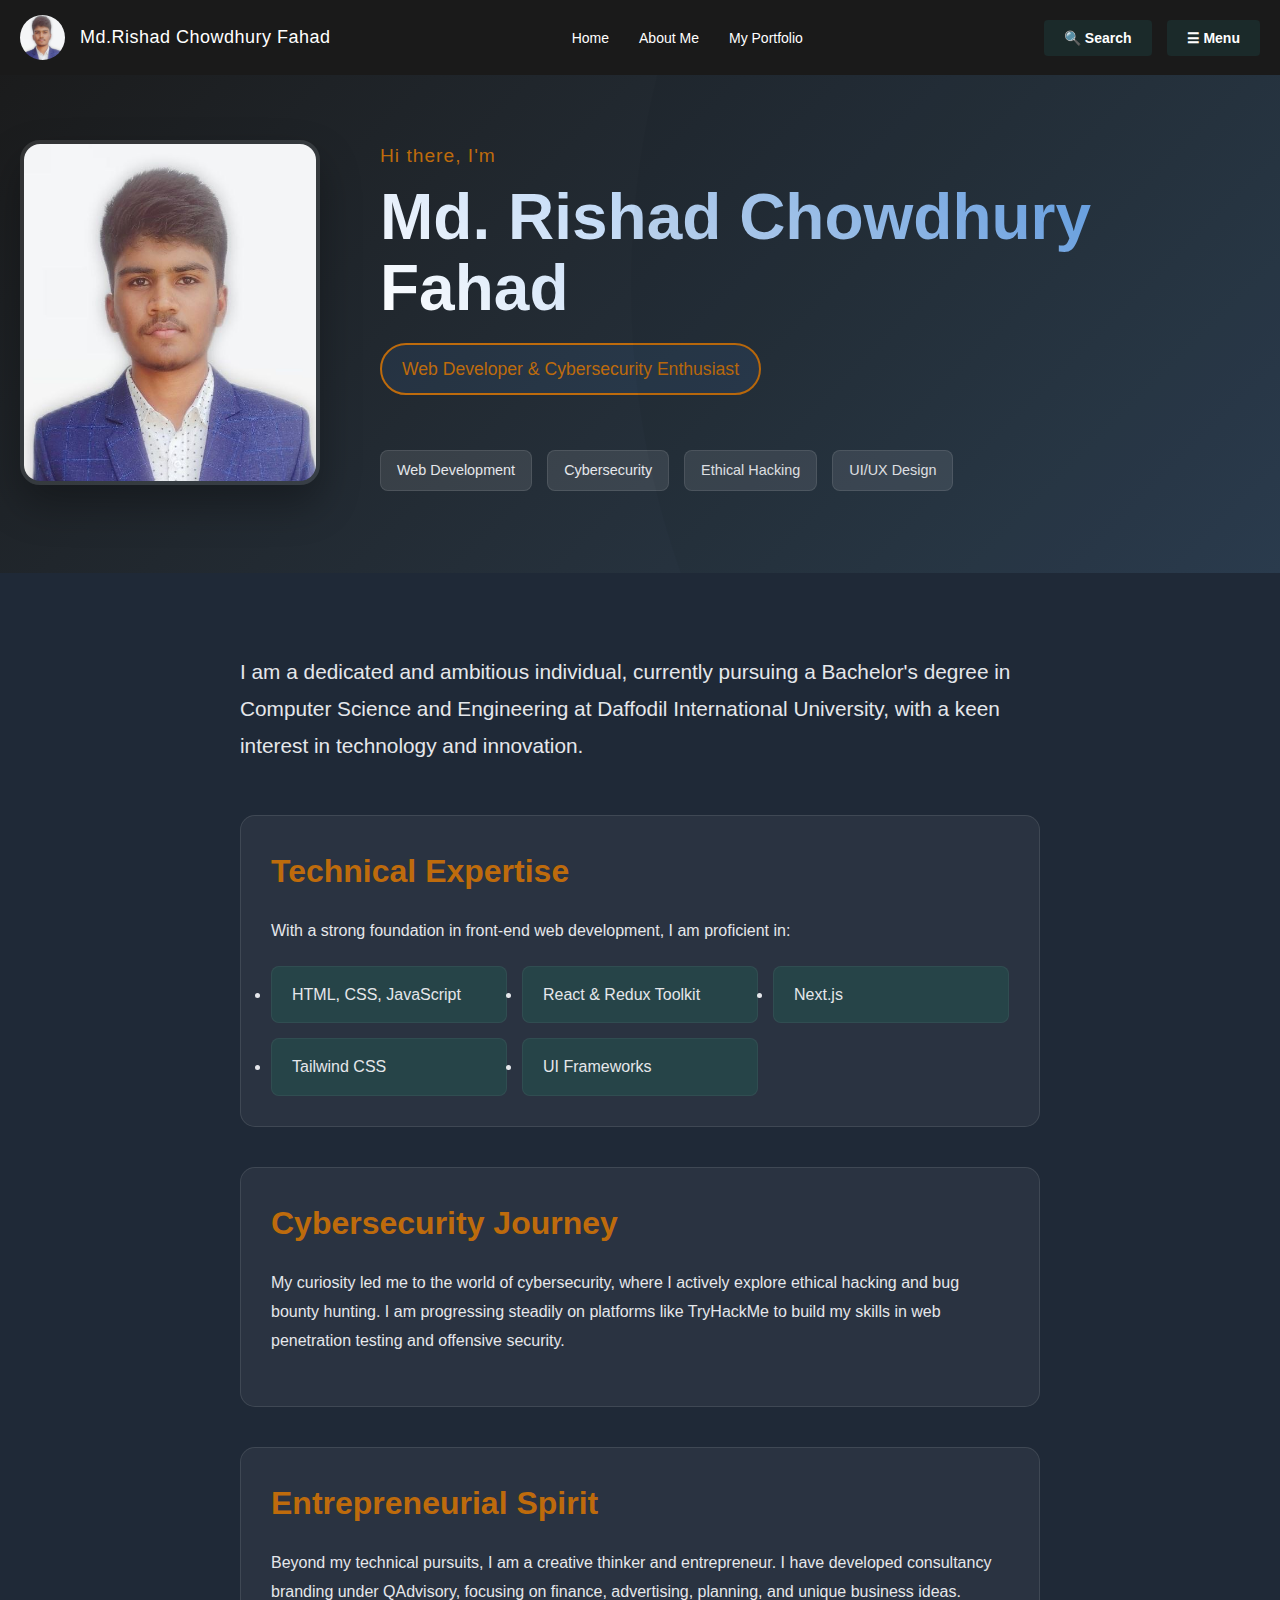
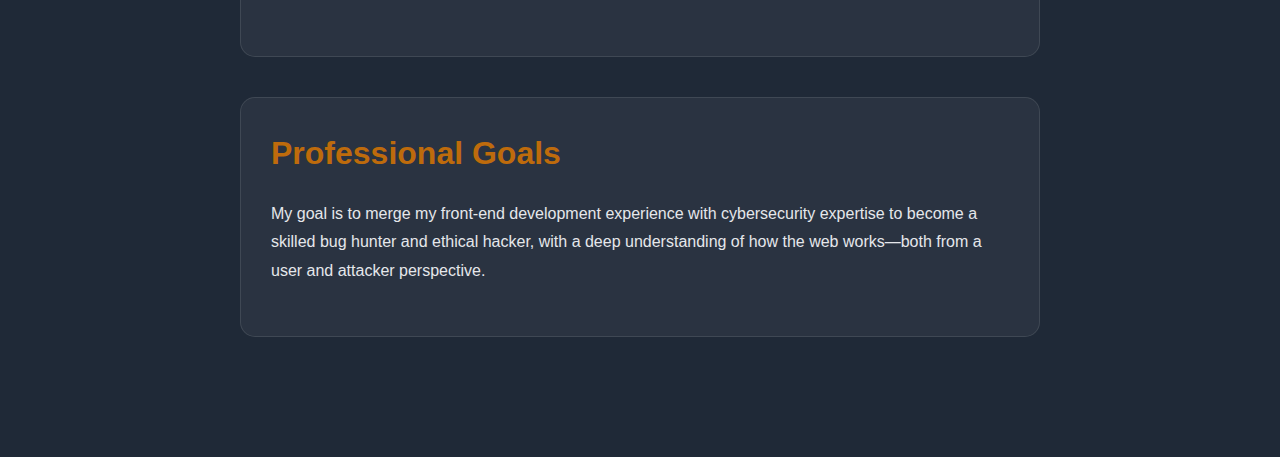
<file: index.html>
<!DOCTYPE html>
<html lang="en">
<head>
    <meta charset="UTF-8">
    <meta name="viewport" content="width=device-width, initial-scale=1.0">
    <title>About -Md.Rishad Chowdhury Fahad</title>
    <link rel="stylesheet" href="index.css">
</head>
<body>
    <!-- Header Section -->
    <header class="header">
        <div class="container">
            <div class="logo">
                <img src="./rccf.jpg" alt="Fahad" class="logo-img">
                <span class="name">Md.Rishad Chowdhury Fahad</span>
            </div>
            <nav class="header-nav">
                <ul class="nav-menu">
                    <li><a href="home.html">Home</a></li>
                    <li><a href="index.html">About Me</a></li>
                    <li><a href="portfolio.html">My Portfolio</a></li>
                </ul>
            </nav>
            <div class="header-right">
                <button class="search-btn">🔍 Search</button>
                <button class="menu-btn">☰ Menu</button>
            </div>
        </div>
    </header>

    <!-- About Section -->
    <section class="about-hero">
        <div class="container">
            <div class="about-grid">
                <div class="about-image">
                    <img src="./rccf.jpg" alt="Fahad" class="profile-img">
                </div>
                <div class="about-content">
                    <div class="title-wrapper">
                        <span class="greeting">Hi there, I'm</span>
                        <h1 class="title">Md. Rishad Chowdhury Fahad</h1>
                        <div class="role-badge">Web Developer & Cybersecurity Enthusiast</div>
                    </div>
                    <div class="specialties">
                        <span class="specialty-tag">Web Development</span>
                        <span class="specialty-tag">Cybersecurity</span>
                        <span class="specialty-tag">Ethical Hacking</span>
                        <span class="specialty-tag">UI/UX Design</span>
                    </div>
                </div>
            </div>
        </div>
    </section>

    <section class="about-details">
        <div class="container">
            <div class="about-text">
                <p class="intro">I am a dedicated and ambitious individual, currently pursuing a Bachelor's degree in Computer Science and Engineering at Daffodil International University, with a keen interest in technology and innovation.</p>
                
                <div class="section-block">
                    <h2>Technical Expertise</h2>
                    <p>With a strong foundation in front-end web development, I am proficient in:</p>
                    <ul class="skills-list">
                        <li>HTML, CSS, JavaScript</li>
                        <li>React & Redux Toolkit</li>
                        <li>Next.js</li>
                        <li>Tailwind CSS</li>
                        <li>UI Frameworks</li>
                    </ul>
                </div>

                <div class="section-block">
                    <h2>Cybersecurity Journey</h2>
                    <p>My curiosity led me to the world of cybersecurity, where I actively explore ethical hacking and bug bounty hunting. I am progressing steadily on platforms like TryHackMe to build my skills in web penetration testing and offensive security.</p>
                </div>

                <div class="section-block">
                    <h2>Entrepreneurial Spirit</h2>
                    <p>Beyond my technical pursuits, I am a creative thinker and entrepreneur. I have developed consultancy branding under QAdvisory, focusing on finance, advertising, planning, and unique business ideas.</p>
                </div>

                <div class="section-block">
                    <h2>Professional Goals</h2>
                    <p>My goal is to merge my front-end development experience with cybersecurity expertise to become a skilled bug hunter and ethical hacker, with a deep understanding of how the web works—both from a user and attacker perspective.</p>
                </div>
            </div>
        </div>
    </section>
</body>
</html>
</file>
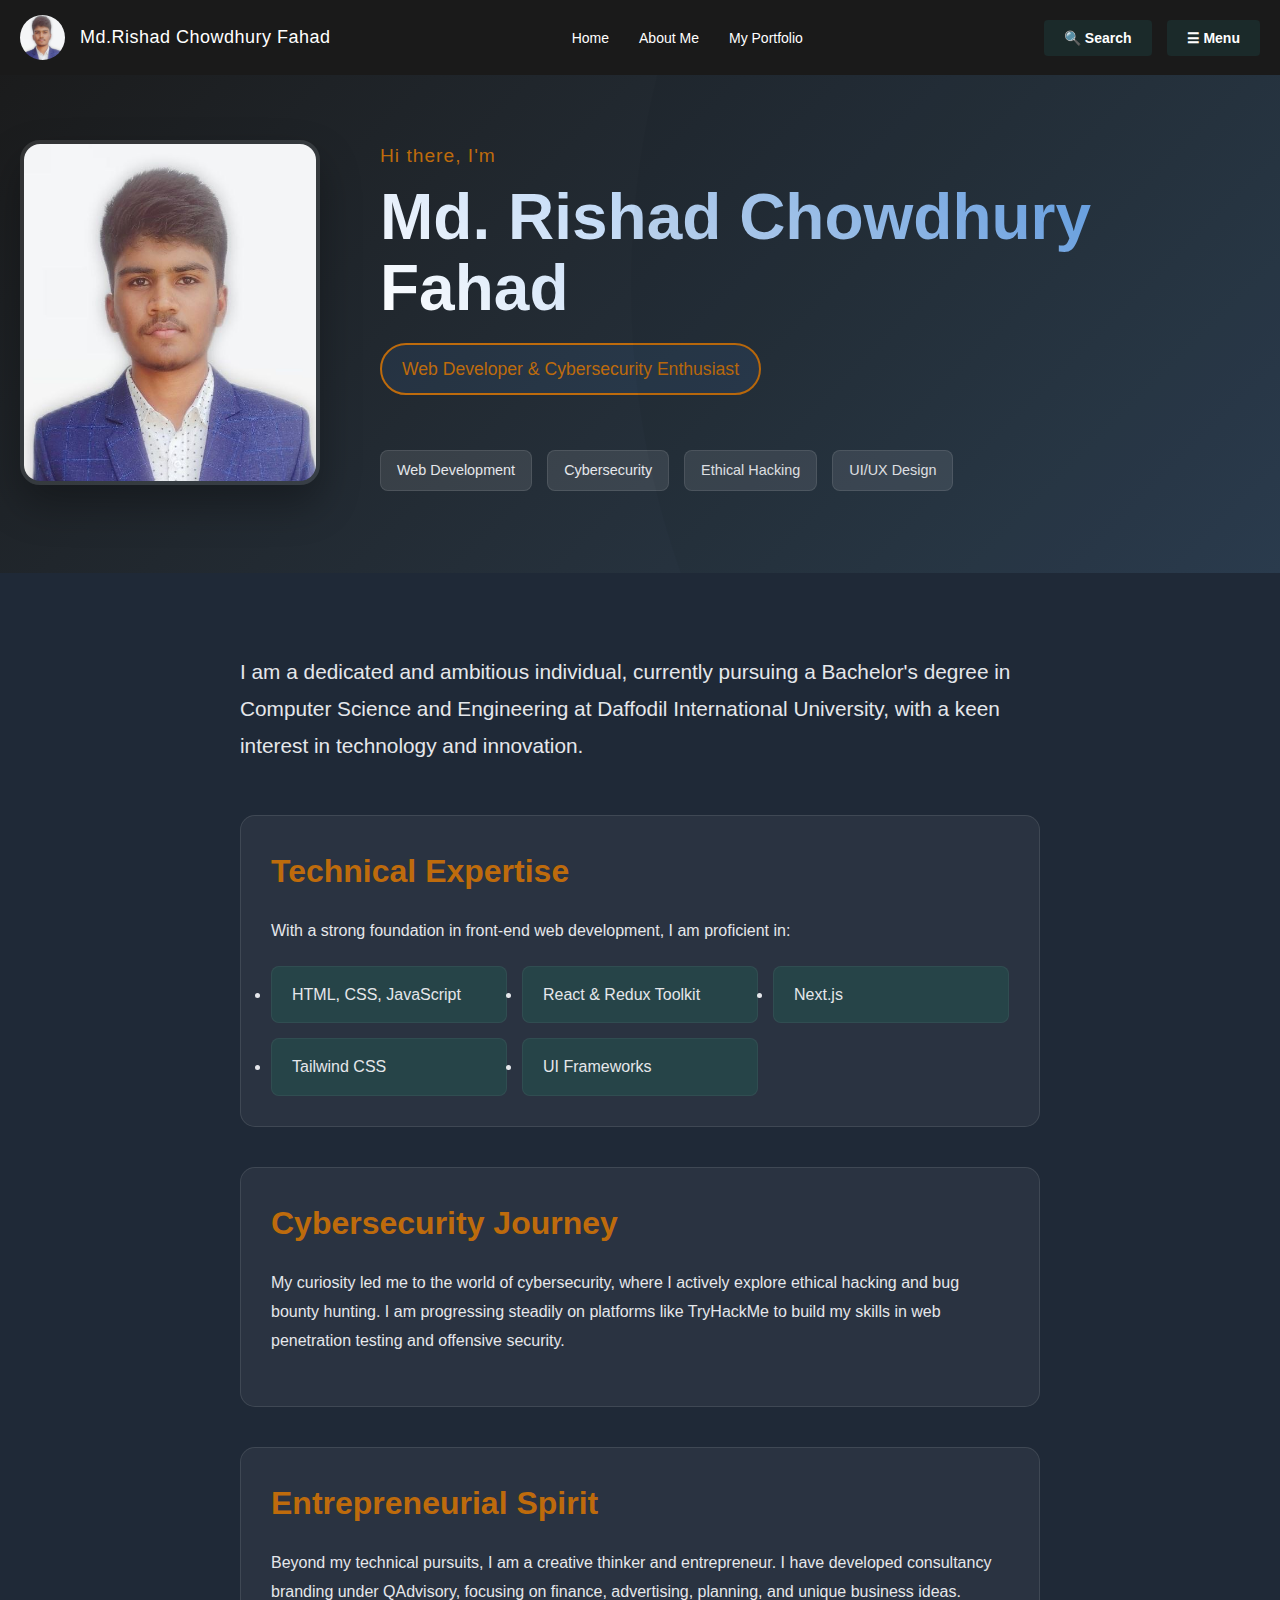
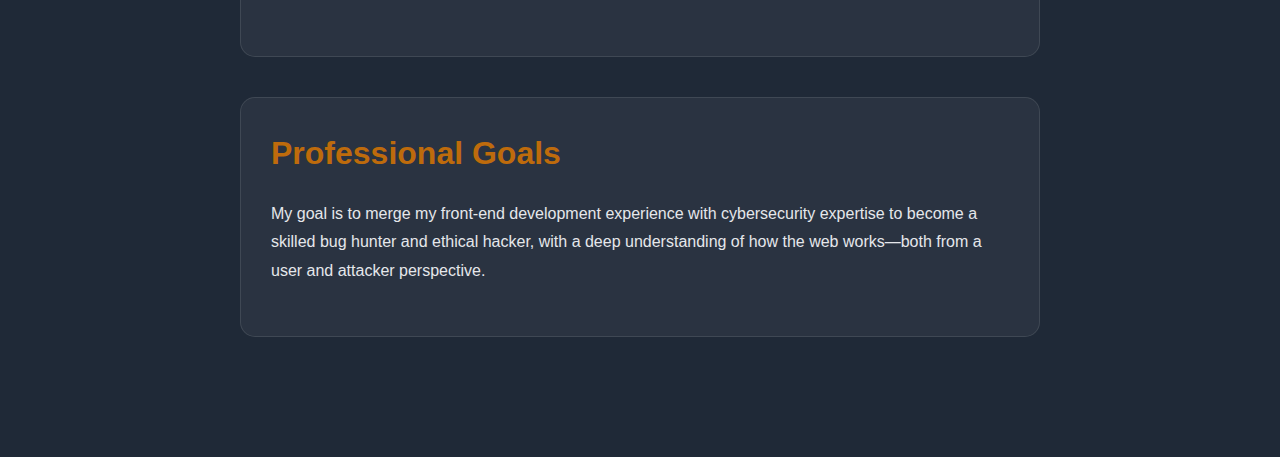
<file: about.html>
<!DOCTYPE html>
<html lang="en">
<head>
    <meta charset="UTF-8">
    <meta name="viewport" content="width=device-width, initial-scale=1.0">
    <title>About -Md.Rishad Chowdhury Fahad</title>
    <link rel="stylesheet" href="about.css">
</head>
<body>
    <!-- Header Section -->
    <header class="header">
        <div class="container">
            <div class="logo">
                <img src="./rccf.jpg" alt="Fahad" class="logo-img">
                <span class="name">Md.Rishad Chowdhury Fahad</span>
            </div>
            <nav class="header-nav">
                <ul class="nav-menu">
                    <li><a href="home.html">Home</a></li>
                    <li><a href="about.html">About Me</a></li>
                    <li><a href="#portfolio">My Portfolio</a></li>
                </ul>
            </nav>
            <div class="header-right">
                <button class="search-btn">🔍 Search</button>
                <button class="menu-btn">☰ Menu</button>
            </div>
        </div>
    </header>

    <!-- About Section -->
    <section class="about-hero">
        <div class="container">
            <div class="about-grid">
                <div class="about-image">
                    <img src="./rccf.jpg" alt="Fahad" class="profile-img">
                </div>
                <div class="about-content">
                    <div class="title-wrapper">
                        <span class="greeting">Hi there, I'm</span>
                        <h1 class="title">Md. Rishad Chowdhury Fahad</h1>
                        <div class="role-badge">Web Developer & Cybersecurity Enthusiast</div>
                    </div>
                    <div class="specialties">
                        <span class="specialty-tag">Web Development</span>
                        <span class="specialty-tag">Cybersecurity</span>
                        <span class="specialty-tag">Ethical Hacking</span>
                        <span class="specialty-tag">UI/UX Design</span>
                    </div>
                </div>
            </div>
        </div>
    </section>

    <section class="about-details">
        <div class="container">
            <div class="about-text">
                <p class="intro">I am a dedicated and ambitious individual, currently pursuing a Bachelor's degree in Computer Science and Engineering at Daffodil International University, with a keen interest in technology and innovation.</p>
                
                <div class="section-block">
                    <h2>Technical Expertise</h2>
                    <p>With a strong foundation in front-end web development, I am proficient in:</p>
                    <ul class="skills-list">
                        <li>HTML, CSS, JavaScript</li>
                        <li>React & Redux Toolkit</li>
                        <li>Next.js</li>
                        <li>Tailwind CSS</li>
                        <li>UI Frameworks</li>
                    </ul>
                </div>

                <div class="section-block">
                    <h2>Cybersecurity Journey</h2>
                    <p>My curiosity led me to the world of cybersecurity, where I actively explore ethical hacking and bug bounty hunting. I am progressing steadily on platforms like TryHackMe to build my skills in web penetration testing and offensive security.</p>
                </div>

                <div class="section-block">
                    <h2>Entrepreneurial Spirit</h2>
                    <p>Beyond my technical pursuits, I am a creative thinker and entrepreneur. I have developed consultancy branding under QAdvisory, focusing on finance, advertising, planning, and unique business ideas.</p>
                </div>

                <div class="section-block">
                    <h2>Professional Goals</h2>
                    <p>My goal is to merge my front-end development experience with cybersecurity expertise to become a skilled bug hunter and ethical hacker, with a deep understanding of how the web works—both from a user and attacker perspective.</p>
                </div>
            </div>
        </div>
    </section>
</body>
</html>
</file>
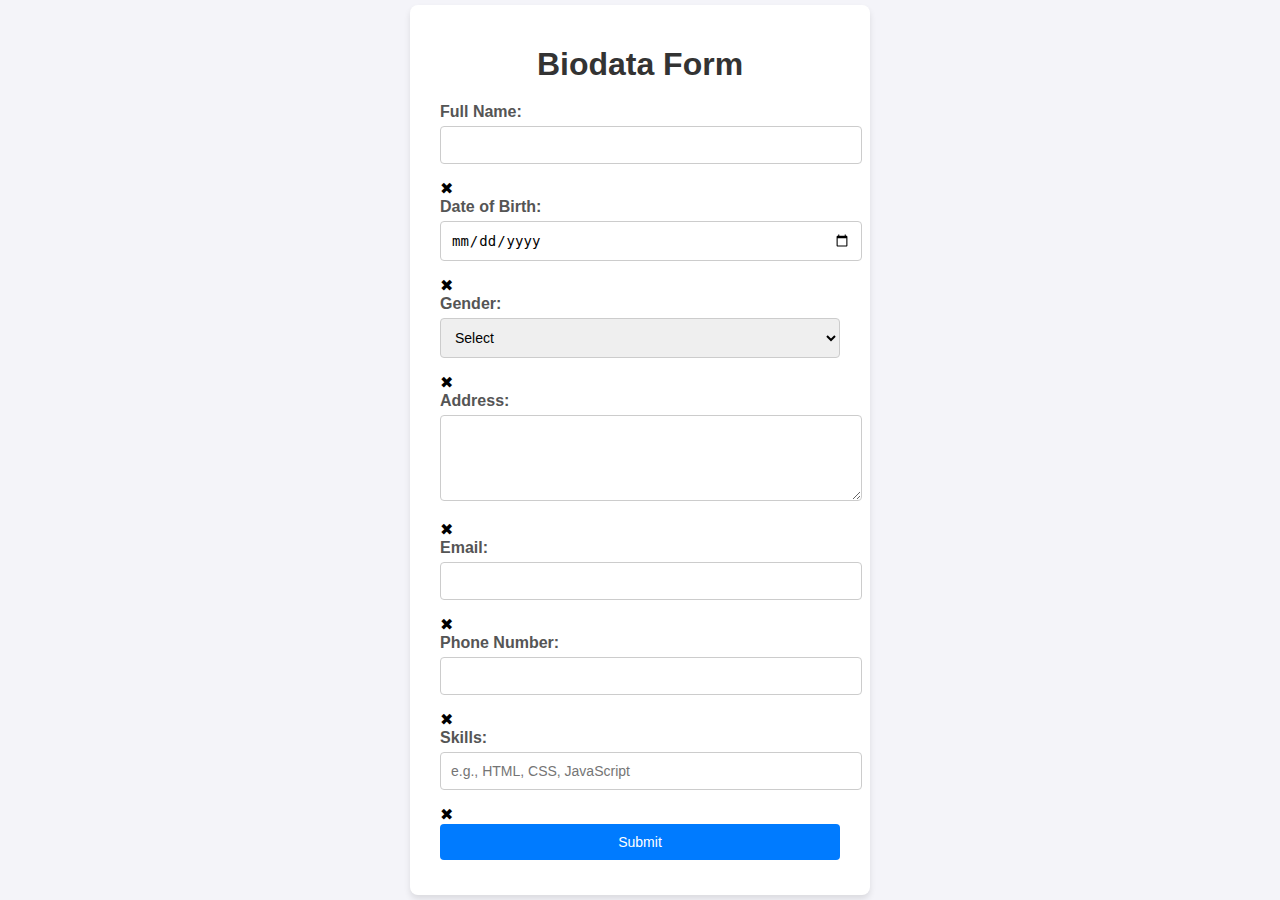
<file: biodata.html>
<!DOCTYPE html>
<html lang="en">
<head>
  <meta charset="UTF-8">
  <meta name="viewport" content="width=device-width, initial-scale=1.0">
  <title>Biodata Form</title>
  <link rel="stylesheet" href="./biodata.css">
</head>
<body>
  <div class="form-container">
    <h1>Biodata Form</h1>
    <form id="biodataForm" action="#" method="post" novalidate>
      <div class="form-group">
        <label for="name">Full Name:</label>
        <input type="text" id="name" name="name" required>
        <span class="status-icon">✖</span>
      </div>

      <div class="form-group">
        <label for="dob">Date of Birth:</label>
        <input type="date" id="dob" name="dob" required>
        <span class="status-icon">✖</span>
      </div>

      <div class="form-group">
        <label for="gender">Gender:</label>
        <select id="gender" name="gender" required>
          <option value="">Select</option>
          <option value="male">Male</option>
          <option value="female">Female</option>
          <option value="other">Other</option>
        </select>
        <span class="status-icon">✖</span>
      </div>

      <div class="form-group">
        <label for="address">Address:</label>
        <textarea id="address" name="address" rows="4" required></textarea>
        <span class="status-icon">✖</span>
      </div>

      <div class="form-group">
        <label for="email">Email:</label>
        <input type="email" id="email" name="email" required>
        <span class="status-icon">✖</span>
      </div>

      <div class="form-group">
        <label for="phone">Phone Number:</label>
        <input type="tel" id="phone" name="phone" required>
        <span class="status-icon">✖</span>
      </div>

      <div class="form-group">
        <label for="skills">Skills:</label>
        <input type="text" id="skills" name="skills" placeholder="e.g., HTML, CSS, JavaScript">
        <span class="status-icon">✖</span>
      </div>

      <button type="submit">Submit</button>
    </form>
  </div>
  <script src="./biodata.js"></script>
</body>
</html>
</file>
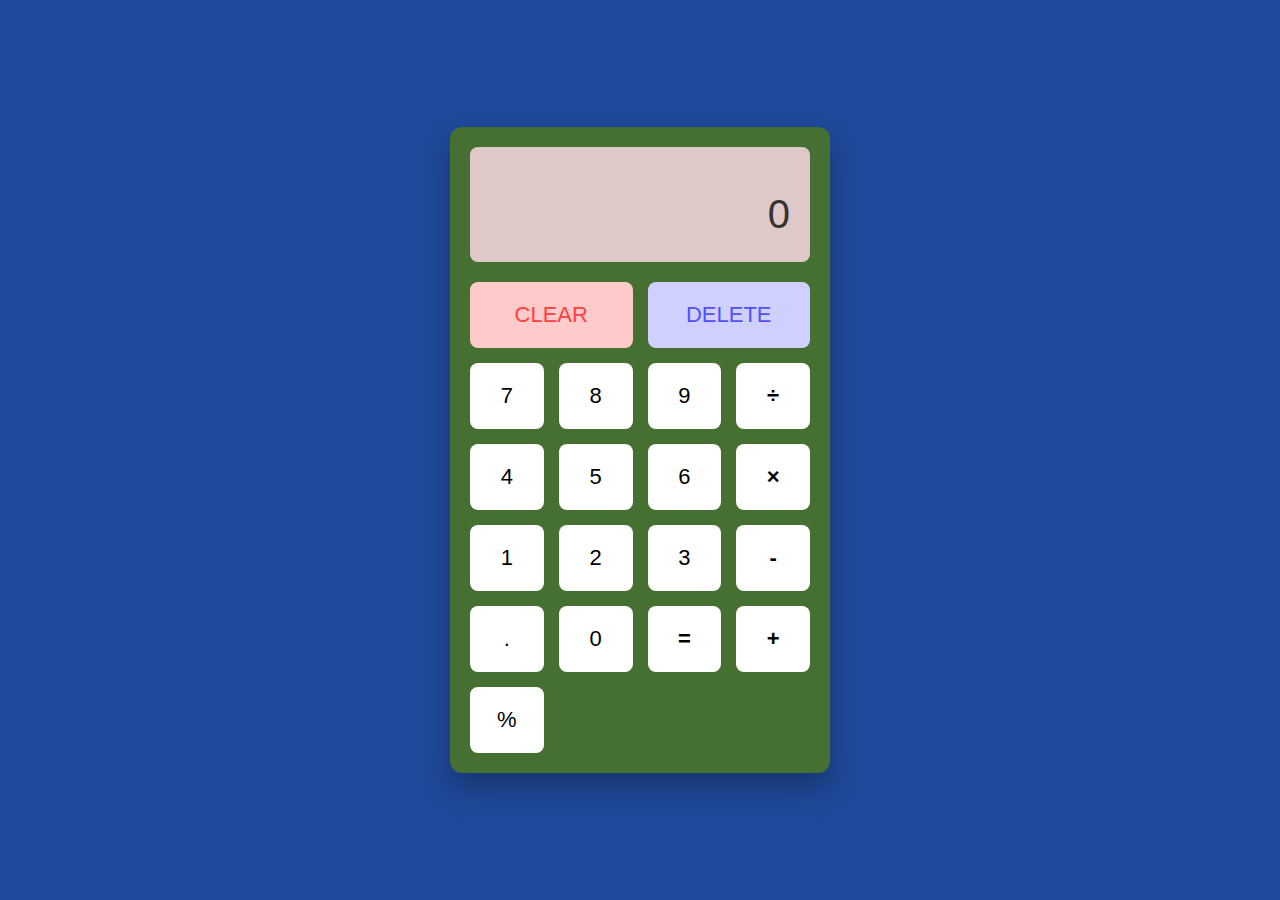
<file: calculator.html>
<!DOCTYPE html>
<html lang="en">
<head>
    <meta charset="UTF-8">
    <meta name="viewport" content="width=device-width, initial-scale=1.0">
    <title>Calculator</title>
    <style>
        * {
            margin: 0;
            padding: 0;
            box-sizing: border-box;
            font-family: 'Arial', sans-serif;
        }
        
        body {
            display: flex;
            justify-content: center;
            align-items: center;
            min-height: 100vh;
            background-color: #1f4a9b;
        }
        
        .calculator {
            width: 380px; 
            background-color: #457031;
            border-radius: 12px;
            padding: 20px;
            box-shadow: 0 15px 30px rgba(0, 0, 0, 0.3);
        }
        
        .display {
            background-color: #dfc8c8;
            border-radius: 8px;
            padding: 20px; 
            margin-bottom: 20px; 
            text-align: right;
            min-height: 100px; 
            display: flex;
            flex-direction: column;
            justify-content: space-between;
        }
        
        .previous-operand {
            color: #777;
            font-size: 18px; 
            min-height: 25px; 
        }
        
        .current-operand {
            color: #333;
            font-size: 40px; 
            min-height: 50px; 
        }
        
        .buttons {
            display: grid;
            grid-template-columns: repeat(4, 1fr);
            grid-gap: 15px; 
        }
        
        button {
            border: none;
            outline: none;
            padding: 20px 10px;
            font-size: 22px; 
            border-radius: 8px;
            cursor: pointer;
            transition: all 0.2s;
        }
        
        button:active {
            transform: scale(0.95);
        }
        
        .digit, .operation, .equal, .decimal, .percent {
            background-color: white;
        }
        
        .digit:hover, .operation:hover, .equal:hover, .decimal:hover, .percent:hover {
            background-color: #bd722c; 
        }
        
        .operation, .equal {
            font-weight: bold;
        }
        
        .special {
            grid-column: span 2;
        }
        
        .clear {
            background-color: #ffcaca;
            color: #ff4040;
        }
        
        .clear:hover {
            background-color: #ffb0b0;
        }
        
        .delete {
            background-color: #d0d0ff;
            color: #5050ff;
        }
        
        .delete:hover {
            background-color: #b8b8ff;
        }
    </style>
</head>
<body>
    <div class="calculator">
        <div class="display">
            <div class="previous-operand"></div>
            <div class="current-operand">0</div>
        </div>
        <div class="buttons">
            <button class="clear special">CLEAR</button>
            <button class="delete special">DELETE</button>
            
            <button class="digit">7</button>
            <button class="digit">8</button>
            <button class="digit">9</button>
            <button class="operation">÷</button>
            
            <button class="digit">4</button>
            <button class="digit">5</button>
            <button class="digit">6</button>
            <button class="operation">×</button>
            
            <button class="digit">1</button>
            <button class="digit">2</button>
            <button class="digit">3</button>
            <button class="operation">-</button>
            
            <button class="decimal">.</button>
            <button class="digit">0</button>
            <button class="equal">=</button>
            <button class="operation">+</button>
            <button class="percent">%</button>
        </div>
    </div>
    
    <script>
        // Calculator functionality
        class Calculator {
            constructor(previousOperandElement, currentOperandElement) {
                this.previousOperandElement = previousOperandElement;
                this.currentOperandElement = currentOperandElement;
                this.clear();
            }
            
            clear() {
                this.currentOperand = '0';
                this.previousOperand = '';
                this.operation = undefined;
            }
            
            delete() {
                this.currentOperand = this.currentOperand.toString().slice(0, -1);
                if (this.currentOperand === '') {
                    this.currentOperand = '0';
                }
            }
            
            appendNumber(number) {
                if (number === '.' && this.currentOperand.includes('.')) return;
                if (this.currentOperand === '0' && number !== '.') {
                    this.currentOperand = number;
                } else {
                    this.currentOperand = this.currentOperand.toString() + number.toString();
                }
            }
            
            chooseOperation(operation) {
                if (this.currentOperand === '') return;
                if (this.previousOperand !== '') {
                    this.compute();
                }
                this.operation = operation;
                this.previousOperand = this.currentOperand;
                this.currentOperand = '';
            }
            
            compute() {
                let computation;
                const prev = parseFloat(this.previousOperand);
                const current = parseFloat(this.currentOperand);
                if (isNaN(prev) || isNaN(current)) return;
                
                switch (this.operation) {
                    case '+':
                        computation = prev + current;
                        break;
                    case '-':
                        computation = prev - current;
                        break;
                    case '×':
                        computation = prev * current;
                        break;
                    case '÷':
                        computation = prev / current;
                        break;
                    case '%':
                        computation = current / 100;
                        break;
                    default:
                        return;
                }
                
                this.currentOperand = computation;
                this.operation = undefined;
                this.previousOperand = '';
            }
            
            getDisplayNumber(number) {
                const stringNumber = number.toString();
                const integerDigits = parseFloat(stringNumber.split('.')[0]);
                const decimalDigits = stringNumber.split('.')[1];
                let integerDisplay;
                
                if (isNaN(integerDigits)) {
                    integerDisplay = '';
                } else {
                    integerDisplay = integerDigits.toLocaleString('en', { maximumFractionDigits: 0 });
                }
                if (decimalDigits != null) {
                    return `${integerDisplay}.${decimalDigits}`;
                } else {
                    return integerDisplay;
                }
            }
            
            updateDisplay() {
                this.currentOperandElement.innerText = this.getDisplayNumber(this.currentOperand);
                if (this.operation != null) {
                    this.previousOperandElement.innerText = 
                        `${this.getDisplayNumber(this.previousOperand)} ${this.operation}`;
                } else {
                    this.previousOperandElement.innerText = '';
                }
            }
        }
        
        // DOM elements
        const previousOperandElement = document.querySelector('.previous-operand');
        const currentOperandElement = document.querySelector('.current-operand');
        const digitButtons = document.querySelectorAll('.digit');
        const operationButtons = document.querySelectorAll('.operation');
        const equalsButton = document.querySelector('.equal');
        const clearButton = document.querySelector('.clear');
        const deleteButton = document.querySelector('.delete');
        const decimalButton = document.querySelector('.decimal');
        const percentButton = document.querySelector('.percent');
        
        // Create calculator instance
        const calculator = new Calculator(previousOperandElement, currentOperandElement);
        
        // Add event listeners
        digitButtons.forEach(button => {
            button.addEventListener('click', () => {
                calculator.appendNumber(button.innerText);
                calculator.updateDisplay();
            });
        });
        
        operationButtons.forEach(button => {
            button.addEventListener('click', () => {
                calculator.chooseOperation(button.innerText);
                calculator.updateDisplay();
            });
        });
        
        equalsButton.addEventListener('click', () => {
            calculator.compute();
            calculator.updateDisplay();
        });
        
        clearButton.addEventListener('click', () => {
            calculator.clear();
            calculator.updateDisplay();
        });
        
        deleteButton.addEventListener('click', () => {
            calculator.delete();
            calculator.updateDisplay();
        });
        
        decimalButton.addEventListener('click', () => {
            calculator.appendNumber('.');
            calculator.updateDisplay();
        });

        percentButton.addEventListener('click', () => {
            calculator.chooseOperation('%');
            calculator.compute();
            calculator.updateDisplay();
        });
    </script>
</body>
</html>
</file>
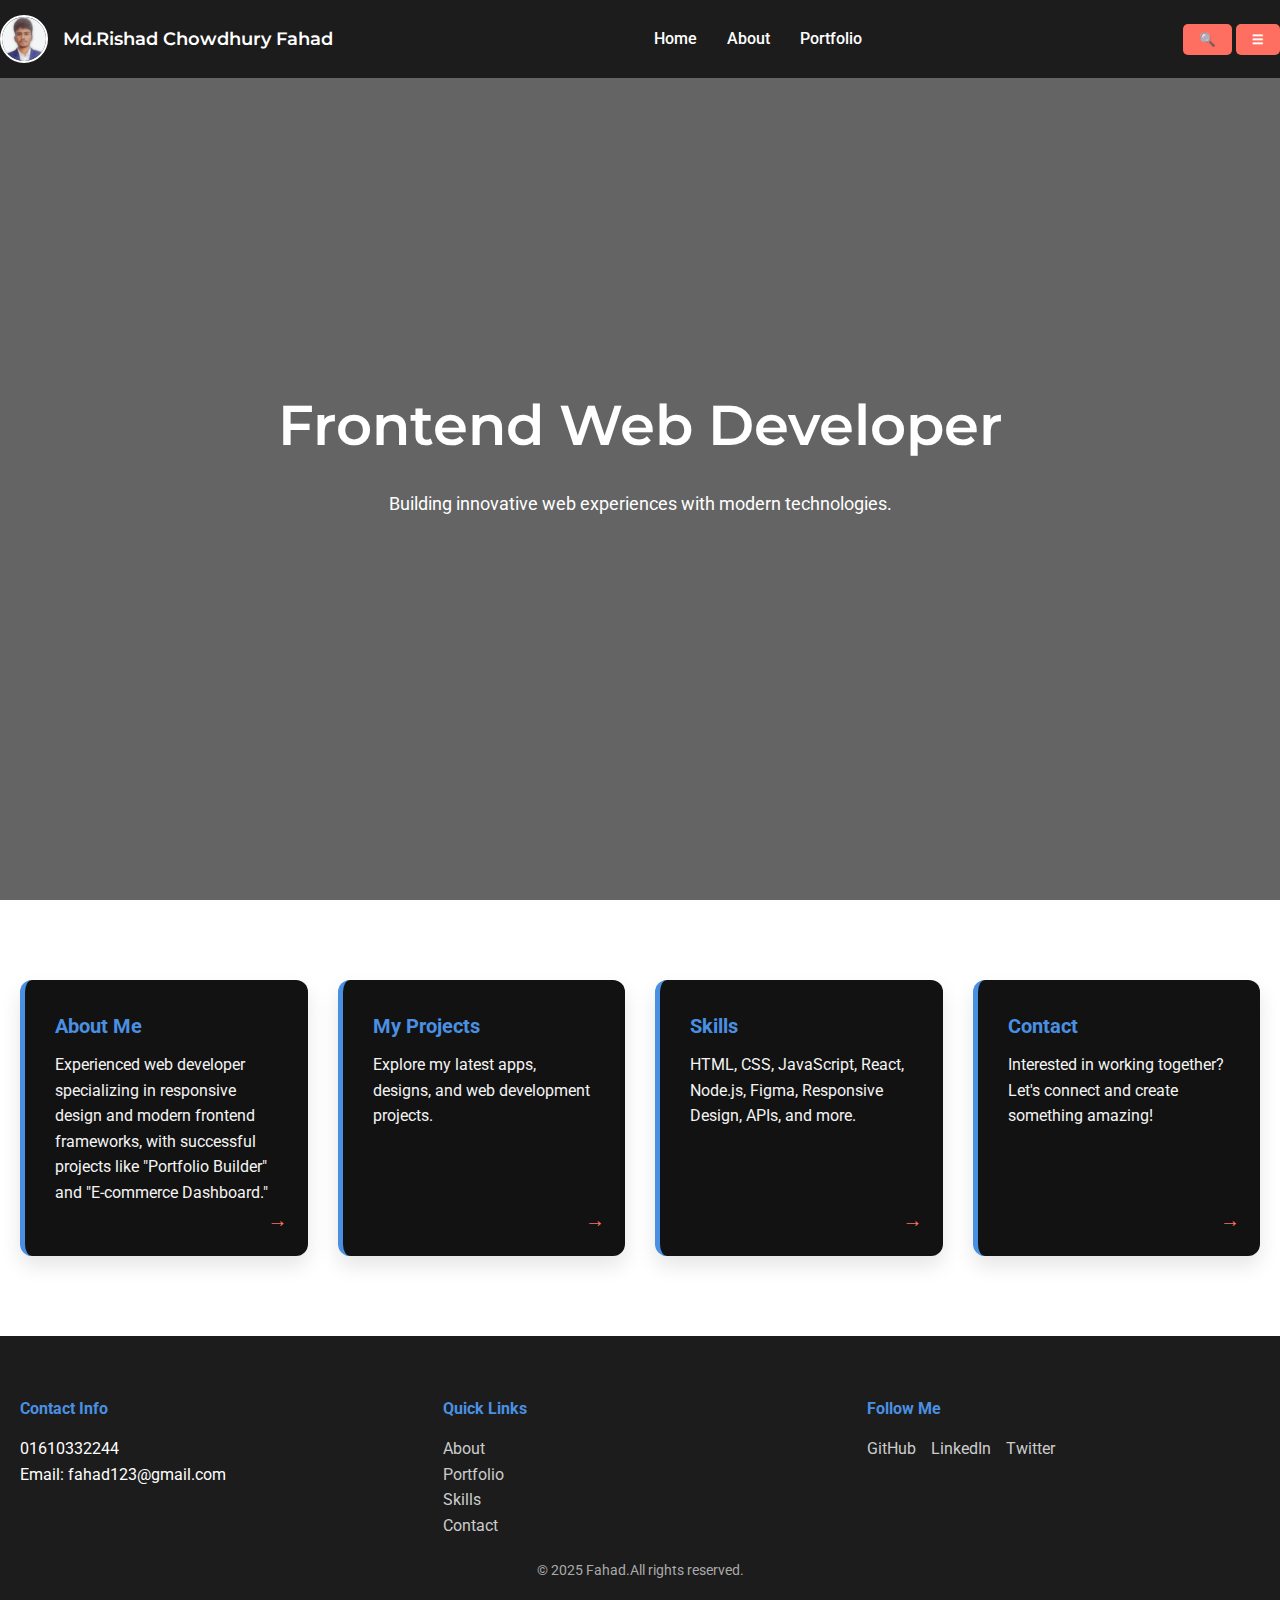
<file: home.html>
<!DOCTYPE html>
<html lang="en">
<head>
    <meta charset="UTF-8" />
    <meta name="viewport" content="width=device-width, initial-scale=1.0"/>
    <title>Md.Rishad Chowdhury Fahad - Portfolio</title>
    <link rel="stylesheet" href="home.css" />
    <link href="https://fonts.googleapis.com/css2?family=Montserrat:wght@400;600&family=Roboto&display=swap" rel="stylesheet">
</head>
<body>
    <!-- Header Section -->
    <header class="header">
        <div class="container">
            <div class="logo">
                <img src="./rccf.jpg" alt="Md.Rishad Chowdhury Fahad" class="logo-img" />
                <span class="name">Md.Rishad Chowdhury Fahad</span>
            </div>
            <nav class="header-nav" id="mobileNav">
                <ul class="nav-menu">
                    <li><a href="home.html">Home</a></li>
                    <li><a href="index.html">About</a></li>
                    <li><a href="portfolio.html">Portfolio</a></li>
                </ul>
            </nav>
            <div class="header-right">
                <button class="search-btn" aria-label="Search">🔍</button>
                <button class="menu-btn" aria-label="Toggle menu">☰</button>
            </div>
        </div>
    </header>

    <!-- Hero Section -->
    <section class="hero">
        <div class="hero-content">
            <h1 class="hero-title">Frontend Web Developer</h1>
            <p class="hero-description">
                Building innovative web experiences with modern technologies.
            </p>
        </div>
    </section>

    <!-- Quick Links -->
    <section class="quick-links">
        <div class="container">
            <div class="links-grid">
                <div class="link-card">
                    <h3>About Me</h3>
                    <p>Experienced web developer specializing in responsive design and modern frontend frameworks, with successful projects like "Portfolio Builder" and "E-commerce Dashboard."</p>
                    <a href="#about" class="link-arrow">→</a>
                </div>
                <div class="link-card">
                    <h3>My Projects</h3>
                    <p>Explore my latest apps, designs, and web development projects.</p>
                    <a href="#portfolio" class="link-arrow">→</a>
                </div>
                <div class="link-card">
                    <h3>Skills</h3>
                    <p>HTML, CSS, JavaScript, React, Node.js, Figma, Responsive Design, APIs, and more.</p>
                    <a href="#skills" class="link-arrow">→</a>
                </div>
                <div class="link-card">
                    <h3>Contact</h3>
                    <p>Interested in working together? Let's connect and create something amazing!</p>
                    <a href="#contact" class="link-arrow">→</a>
                </div>
            </div>
        </div>
    </section>

    <!-- Footer -->
    <footer class="footer">
        <div class="container">
            <div class="footer-content">
                <div class="footer-section">
                    <h4>Contact Info</h4>
                    <p>01610332244<br>Email: fahad123@gmail.com</p>
                </div>
                <div class="footer-section">
                    <h4>Quick Links</h4>
                    <ul>
                        <li><a href="index.html">About</a></li>
                        <li><a href="portfolio.html">Portfolio</a></li>
                        <li><a href="skills.html">Skills</a></li>
                        <li><a href="contact.html">Contact</a></li>
                    </ul>
                </div>
                <div class="footer-section">
                    <h4>Follow Me</h4>
                    <div class="social-links">
                        <a href="#">GitHub</a>
                        <a href="#">LinkedIn</a>
                        <a href="#">Twitter</a>
                    </div>
                </div>
            </div>
            <div class="footer-bottom">
                <p>&copy; 2025 Fahad.All rights reserved.</p>
            </div>
        </div>
    </footer>

    <!-- Toggle script -->
    <script>
        const menuBtn = document.querySelector('.menu-btn');
        const nav = document.getElementById('mobileNav');
        menuBtn.onclick = () => {
            nav.style.display = nav.style.display === 'flex' ? 'none' : 'flex';
        };
    </script>
</body>
</html>
</file>
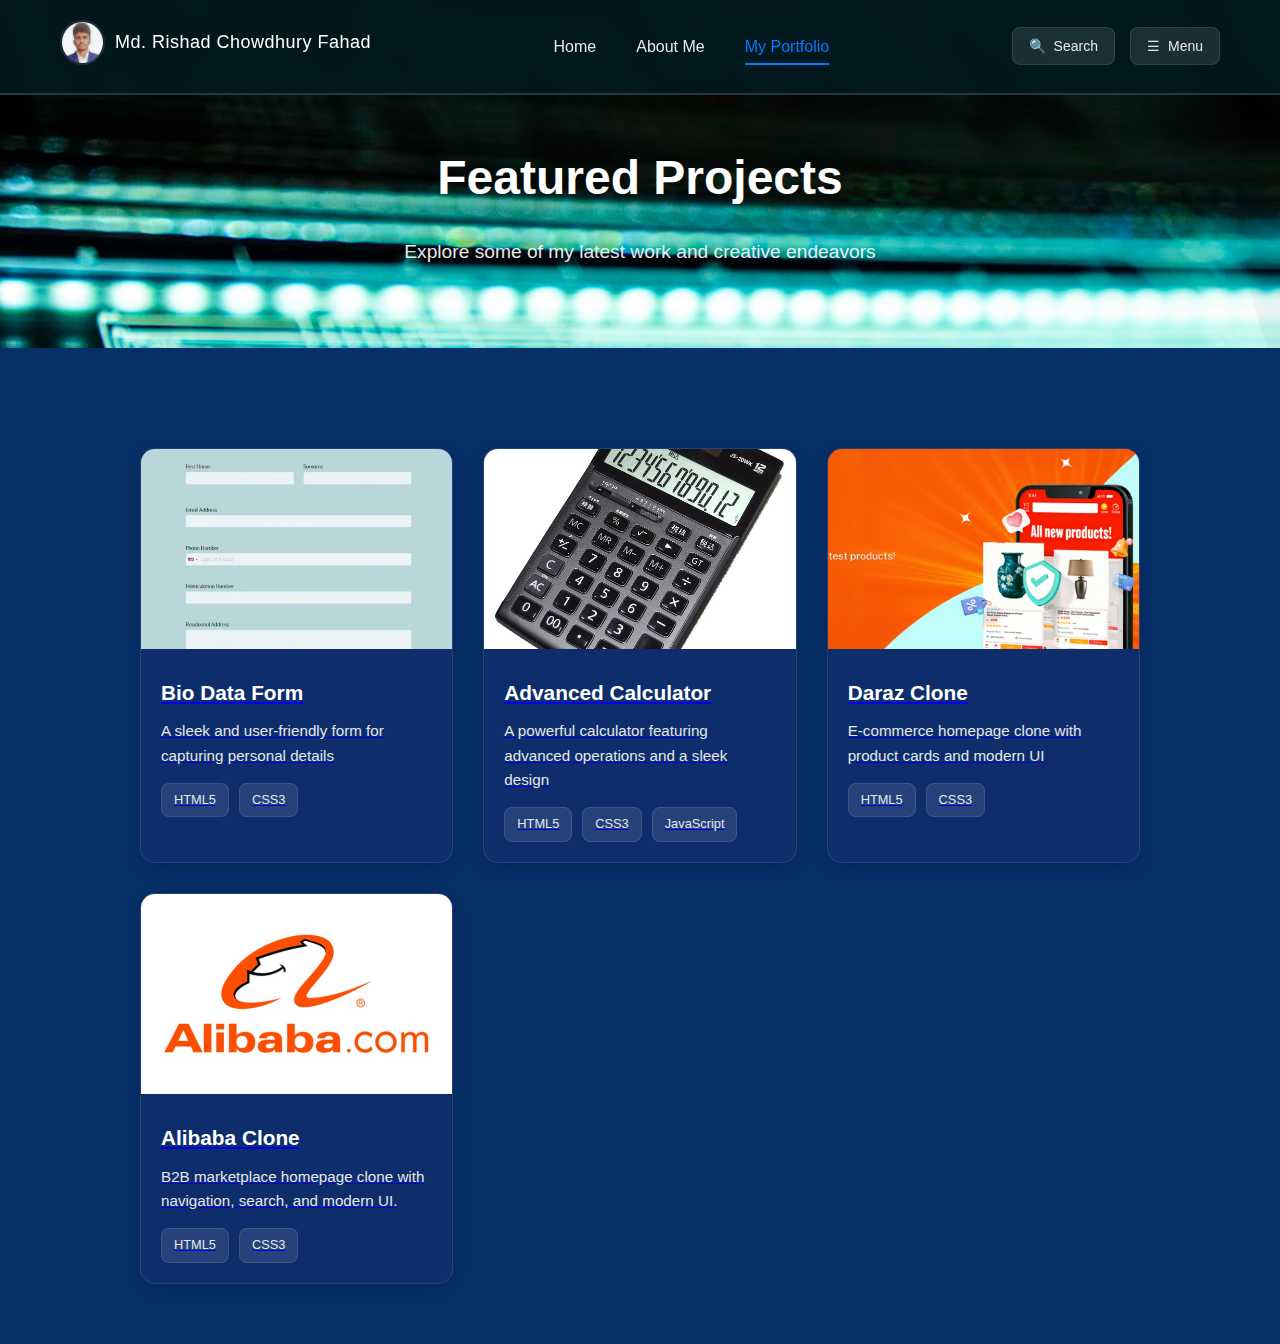
<file: portfolio.html>
<!DOCTYPE html>
<html lang="en">
<head>
    <meta charset="UTF-8">
    <meta name="viewport" content="width=device-width, initial-scale=1.0">
    <title>Portfolio - Md. Rishad Chowdhury Fahad</title>
    <link rel="stylesheet" href="portfolio.css">
</head>
<body>
    <!-- Header Section -->
    <header class="header">
        <div class="container">
            <div class="logo">
                <a href="home.html" class="logo-link">
                    <img src="./rccf.jpg" alt="fahad" class="logo-img">
                    <span class="name">Md. Rishad Chowdhury Fahad</span>
                </a>
            </div>
            <nav class="header-nav">
                <ul class="nav-menu">
                    <li><a href="home.html" class="nav-link">Home</a></li>
                    <li><a href="index.html" class="nav-link">About Me</a></li>
                    <li><a href="portfolio.html" class="nav-link active">My Portfolio</a></li>
                </ul>
            </nav>
            <div class="header-right">
                <button class="search-btn" aria-label="Search">
                    <span class="icon">🔍</span>
                    <span class="btn-text">Search</span>
                </button>
                <button class="menu-btn" aria-label="Menu">
                    <span class="icon">☰</span>
                    <span class="btn-text">Menu</span>
                </button>
            </div>
        </div>
    </header>

    <!-- Portfolio Hero Section -->
    <section class="portfolio-hero">
        <div class="container">
            <h1>Featured Projects</h1>
            <p>Explore some of my latest work and creative endeavors</p>
        </div>
    </section>

    <!-- Projects Grid Section -->
    <section class="projects">
        <div class="container">
            <div class="projects-grid">
                <!-- Bio Data Form Card -->
                <div class="project-card compact">
                    <a href="biodata.html" class="project-link-wrapper">
                        <div class="project-image">
                            <img src="./biodata.jpg" alt="Bio Data Form">
                        </div>
                        <div class="project-content">
                            <h3>Bio Data Form</h3>
                            <p>A sleek and user-friendly form for capturing personal details</p>
                            <div class="project-tags">
                                <span>HTML5</span>
                                <span>CSS3</span>
                            </div>
                        </div>
                    </a>
                </div>
                
                <!-- Calculator Card -->
                <div class="project-card compact">
                    <a href="calculator.html" class="project-link-wrapper">
                        <div class="project-image">
                            <img src="./cal.jpg" alt="Calculator">
                        </div>
                        <div class="project-content">
                            <h3>Advanced Calculator</h3>
                            <p>A powerful calculator featuring advanced operations and a sleek design</p>
                            <div class="project-tags">
                                <span>HTML5</span>
                                <span>CSS3</span>
                                <span>JavaScript</span>
                            </div>
                        </div>
                    </a>
                </div>
                <!-- Daraz Clone Card -->
        <div class="project-card compact" data-title="Daraz Clone" data-tags="html5 css3 ecommerce clone">
            <a href="Daraz/darazindex.html" class="project-link-wrapper">
              <div class="project-image">
                <img src="images/Hero Main/hero-section.jpg" alt="Daraz Clone">
              </div>
              <div class="project-content">
                <h3>Daraz Clone</h3>
                <p>E-commerce homepage clone with product cards and modern UI</p>
                <div class="project-tags">
                  <span>HTML5</span>
                  <span>CSS3</span>
                </div>
              </div>
            </a>
          </div>
<!-- Alibaba Clone Card -->
<div class="project-card compact" data-title="Alibaba Clone" data-tags="html5 css3 b2b clone">
    <a href="./ALIBABA/index.html" class="project-link-wrapper">
      <div class="project-image">
        <img src="./images/ali.png" alt="Alibaba Clone">
      </div>
      <div class="project-content">
        <h3>Alibaba Clone</h3>
        <p>B2B marketplace homepage clone with navigation, search, and modern UI.</p>
        <div class="project-tags">
          <span>HTML5</span>
          <span>CSS3</span>
        </div>
      </div>
    </a>
  </div>

            </div>
        </div>
    </section>
     <!-- Fixed Search Script -->
  <script>
    document.addEventListener('DOMContentLoaded', function() {
      const searchInput = document.getElementById('projectSearch');
      const searchButton = document.getElementById('searchBtn');
      const cards = document.querySelectorAll('.project-card');

      function filterProjects() {
        const input = searchInput.value.trim().toLowerCase();
        cards.forEach(card => {
          const title = card.getAttribute('data-title')?.toLowerCase() || '';
          const tags = card.getAttribute('data-tags')?.toLowerCase() || '';
          if (input === '' || title.includes(input) || tags.includes(input)) {
            card.style.display = 'block';
          } else {
            card.style.display = 'none';
          }
        });
      }

      searchInput.addEventListener('input', filterProjects);
      searchButton.addEventListener('click', filterProjects);
    });
  </script>
</body>
</html>
</file>
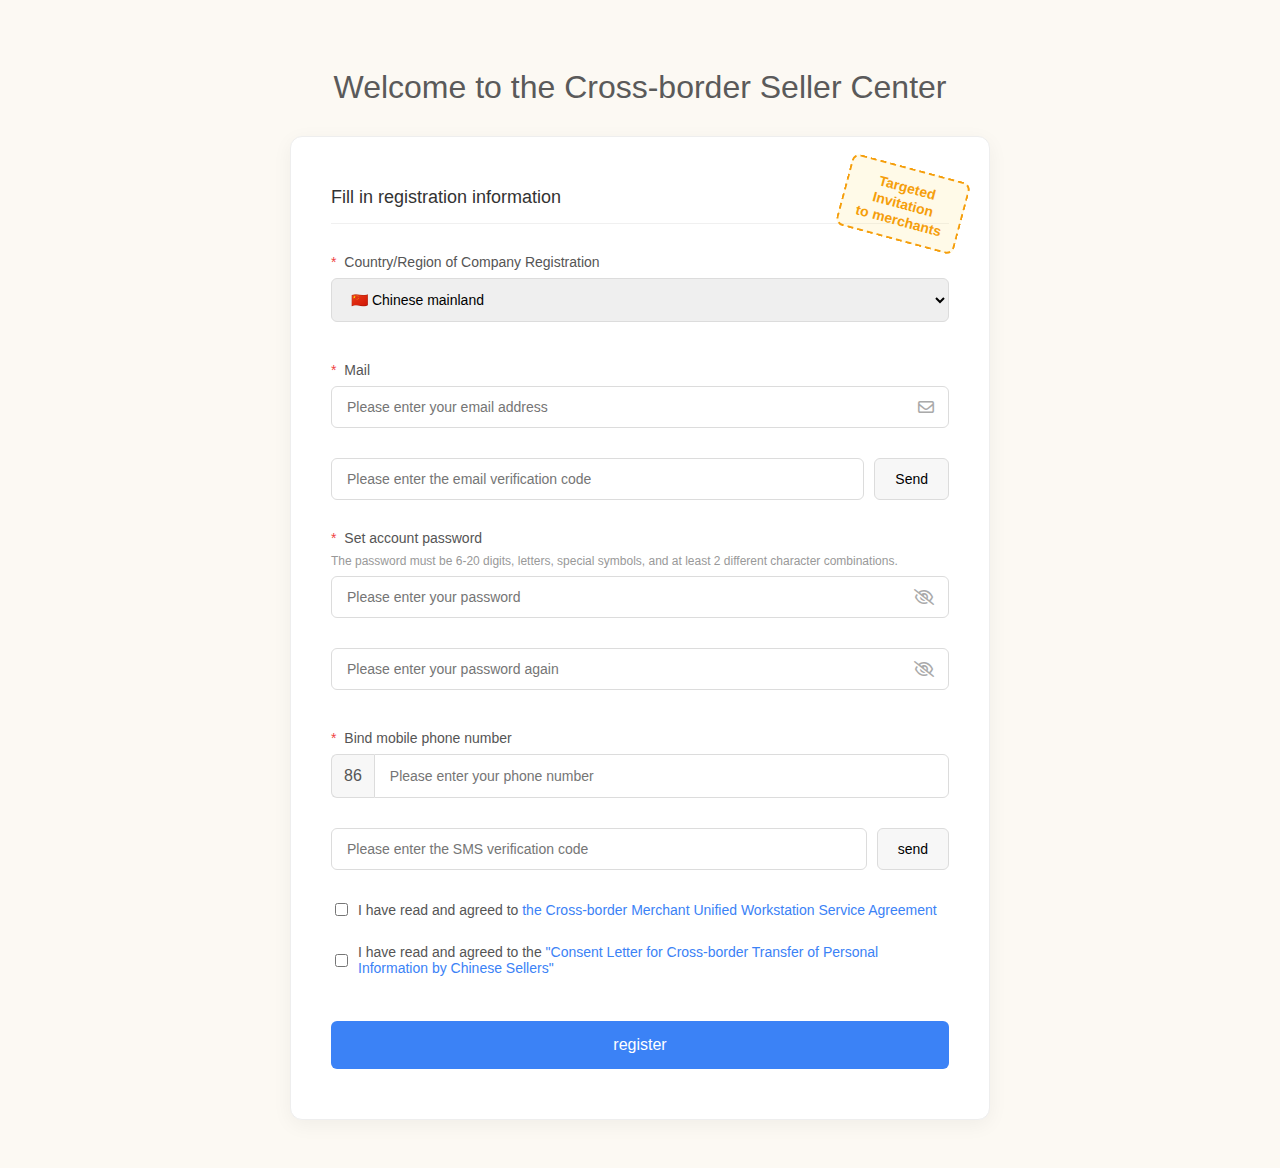
<file: Daraz/registerglobal.html>
<!DOCTYPE html>
<html lang="en">
<head>
    <meta charset="UTF-8">
    <meta name="viewport" content="width=device-width, initial-scale=1.0">
    <title>Cross-border Seller Center</title>
    <link rel="stylesheet" href="register.css">
    <link rel="stylesheet" href="https://cdnjs.cloudflare.com/ajax/libs/font-awesome/6.5.1/css/all.min.css">
</head>
<body>

    <div class="main-container">
        <h1>Welcome to the Cross-border Seller Center</h1>

        <div class="form-container">
            <div class="invitation-stamp">
                Targeted <br> Invitation <br> to merchants
            </div>

            <form id="registrationForm" novalidate>
                <h2>Fill in registration information</h2>

                <div class="form-group">
                    <label for="country"><span class="required-star">*</span> Country/Region of Company Registration</label>
                    <div class="input-wrapper">
                         <select id="country" name="country">
                             <option value="CN" selected>🇨🇳 Chinese mainland</option>
                         </select>
                    </div>
                    <p class="error-message"></p>
                </div>

                <div class="form-group">
                    <label for="email"><span class="required-star">*</span> Mail</label>
                    <div class="input-wrapper">
                        <input type="email" id="email" name="email" placeholder="Please enter your email address">
                        <i class="fa-regular fa-envelope input-icon"></i>
                    </div>
                     <p class="error-message"></p>
                    <div class="input-with-button">
                        <input type="text" id="email-code" name="email-code" placeholder="Please enter the email verification code">
                        <button type="button" class="send-btn">Send</button>
                    </div>
                    <p class="error-message"></p>
                </div>

                <div class="form-group">
                    <label for="password"><span class="required-star">*</span> Set account password</label>
                    <small class="password-hint">The password must be 6-20 digits, letters, special symbols, and at least 2 different character combinations.</small>
                    <div class="input-wrapper">
                        <input type="password" id="password" name="password" placeholder="Please enter your password">
                        <i class="fa-regular fa-eye-slash input-icon toggle-password"></i>
                    </div>
                     <p class="error-message"></p>
                    <div class="input-wrapper">
                        <input type="password" id="password-confirm" name="password-confirm" placeholder="Please enter your password again">
                         <i class="fa-regular fa-eye-slash input-icon toggle-password"></i>
                    </div>
                     <p class="error-message"></p>
                </div>

                <div class="form-group">
                    <label for="phone"><span class="required-star">*</span> Bind mobile phone number</label>
                    <div class="phone-group">
                        <span class="phone-prefix">86</span>
                        <input type="tel" id="phone" name="phone" placeholder="Please enter your phone number">
                    </div>
                    <p class="error-message"></p>
                    <div class="input-with-button">
                        <input type="text" id="sms-code" name="sms-code" placeholder="Please enter the SMS verification code">
                        <button type="button" class="send-btn">send</button>
                    </div>
                     <p class="error-message"></p>
                </div>
                
                <div class="form-group checkbox-group">
                    <input type="checkbox" id="service-agreement" name="service-agreement">
                    <label for="service-agreement">I have read and agreed to <a href="#">the Cross-border Merchant Unified Workstation Service Agreement</a></label>
                </div>
                 <p class="error-message" id="service-agreement-error"></p>

                <div class="form-group checkbox-group">
                    <input type="checkbox" id="consent-letter" name="consent-letter">
                    <label for="consent-letter">I have read and agreed to the <a href="#">"Consent Letter for Cross-border Transfer of Personal Information by Chinese Sellers"</a></label>
                </div>
                 <p class="error-message" id="consent-letter-error"></p>

                <button type="submit" class="register-btn">register</button>
            </form>
        </div>
    </div>

    <script src="register.js"></script>
</body>
</html>
</file>
<file: index.css>
* {
    margin: 0;
    padding: 0;
    box-sizing: border-box;
}

body {
    font-family: 'Helvetica Neue', Arial, sans-serif;
    line-height: 1.6;
    color: #333;
}

.container {
    max-width: 1400px;
    margin: 0 auto;
    padding: 0 20px;
}

/* Color Variables */
:root {
    --bg-color: #f2f2f2;
    --text-color: #2c3e50;
    --primary-color: #be6b0c;
    --secondary-color: #34495e;
    --accent-color: #2980b9;
    --dark-bg: #1a1a1a;
}

/* Header Styles */
.header {
    background: var(--dark-bg);
    position: fixed;
    top: 0;
    width: 100%;
    z-index: 1000;
    padding: 15px 0;
}

.header .container {
    display: flex;
    justify-content: space-between;
    align-items: center;
}

.logo {
    display: flex;
    align-items: center;
    gap: 15px;
}

.logo-img {
    width: 45px;
    height: 45px;
    border-radius: 50%;
    object-fit: cover;
}

.name {
    color: #ffffff;
    font-size: 18px;
    font-weight: 500;
    letter-spacing: 0.5px;
}

.nav-menu {
    display: flex;
    list-style: none;
    gap: 30px;
}

.nav-menu a {
    color: white;
    text-decoration: none;
    font-size: 14px;
    font-weight: 500;
    transition: color 0.3s;
    padding: 10px 0;
}

.nav-menu a:hover {
    color: var(--primary-color);
}

/* Add search and menu buttons */
.header-right {
    display: flex;
    gap: 15px;
}

.search-btn, .menu-btn {
    background: rgba(35, 185, 190, 0.1);
    border: none;
    color: white;
    padding: 10px 20px;
    cursor: pointer;
    border-radius: 4px;
    font-size: 14px;
    font-weight: 600;
    transition: background 0.3s;
}

.search-btn:hover, .menu-btn:hover {
    background: rgba(204, 88, 88, 0.2);
}

/* About Hero Section */
.about-hero {
    padding: 140px 0 80px;
    background: linear-gradient(135deg, #1a1a1a 0%, #2c3e50 100%);
    color: white;
    position: relative;
    overflow: hidden;
}

.about-hero::before {
    content: '';
    position: absolute;
    top: 0;
    left: 0;
    width: 100%;
    height: 100%;
    background: url('data:image/svg+xml,<svg viewBox="0 0 100 100" xmlns="http://www.w3.org/2000/svg"><circle cx="50" cy="50" r="50"/></svg>') 90% -25% no-repeat;
    opacity: 0.03;
    transform: scale(3);
}

.about-grid {
    display: grid;
    grid-template-columns: 300px 1fr;
    gap: 60px;
    align-items: center;
}

.profile-img {
    width: 100%;
    border-radius: 20px;
    box-shadow: 0 20px 40px rgba(0, 0, 0, 0.3);
    border: 4px solid rgba(255, 255, 255, 0.1);
    transition: transform 0.3s ease;
}

.profile-img:hover {
    transform: translateY(-10px);
}

.title-wrapper {
    margin-bottom: 30px;
}

.greeting {
    display: block;
    font-size: 1.2rem;
    color: var(--primary-color);
    margin-bottom: 10px;
    font-weight: 500;
    letter-spacing: 1px;
}

.title {
    font-size: 4rem;
    font-weight: 700;
    background: linear-gradient(45deg, #fff, #4a90e2);
    -webkit-background-clip: text;
    -webkit-text-fill-color: transparent;
    margin-bottom: 20px;
    line-height: 1.1;
}

.role-badge {
    display: inline-block;
    background: rgba(74, 144, 226, 0.1);
    border: 2px solid var(--primary-color);
    padding: 10px 20px;
    border-radius: 30px;
    font-size: 1.1rem;
    color: var(--primary-color);
    margin-bottom: 25px;
}

.specialties {
    display: flex;
    gap: 15px;
    flex-wrap: wrap;
}

.specialty-tag {
    background: rgba(255, 255, 255, 0.1);
    padding: 8px 16px;
    border-radius: 8px;
    font-size: 0.9rem;
    color: #e5e7eb;
    border: 1px solid rgba(255, 255, 255, 0.1);
    transition: all 0.3s ease;
}

.specialty-tag:hover {
    background: rgba(255, 255, 255, 0.2);
    transform: translateY(-2px);
}

/* About Details Section */
.about-details {
    padding: 80px 0;
    background: #1f2937;
    color: #e5e7eb;
}

.about-text {
    max-width: 800px;
    margin: 0 auto;
}

.intro {
    font-size: 1.3rem;
    color: #e5e7eb;
    margin-bottom: 50px;
    line-height: 1.8;
}

.section-block {
    background: rgba(255, 255, 255, 0.05);
    padding: 30px;
    border-radius: 15px;
    margin-bottom: 40px;
    border: 1px solid rgba(255, 255, 255, 0.1);
}

.section-block h2 {
    color: var(--primary-color);
    margin-bottom: 20px;
    font-size: 2rem;
    font-weight: 600;
}

.section-block p {
    margin-bottom: 20px;
    line-height: 1.8;
}

.skills-list {
    display: grid;
    grid-template-columns: repeat(auto-fit, minmax(200px, 1fr));
    gap: 15px;
    margin-top: 20px;
}

.skills-list li {
    background: rgba(9, 224, 134, 0.1);
    padding: 15px 20px;
    border-radius: 8px;
    font-size: 1rem;
    color: #e5e7eb;
    transition: all 0.3s ease;
    border: 1px solid rgba(255, 255, 255, 0.05);
}

.skills-list li:hover {
    transform: translateY(-3px);
    background: rgba(255, 255, 255, 0.15);
    box-shadow: 0 5px 15px rgba(0, 0, 0, 0.2);
}

/* Responsive Design */
@media (max-width: 768px) {
    .header-nav {
        display: none;
    }
    
    .about-grid {
        grid-template-columns: 1fr;
        text-align: center;
        gap: 40px;
    }

    .profile-img {
        max-width: 250px;
        margin: 0 auto;
    }

    .title {
        font-size: 3rem;
    }

    .specialties {
        justify-content: center;
    }

    .about-image img {
        max-width: 250px;
        margin: 0 auto;
    }

    .about-content h1 {
        font-size: 2.5rem;
    }

    .skills-list {
        grid-template-columns: 1fr;
    }
}
</file>
<file: about.css>
* {
    margin: 0;
    padding: 0;
    box-sizing: border-box;
}

body {
    font-family: 'Helvetica Neue', Arial, sans-serif;
    line-height: 1.6;
    color: #333;
}

.container {
    max-width: 1400px;
    margin: 0 auto;
    padding: 0 20px;
}

/* Color Variables */
:root {
    --bg-color: #f2f2f2;
    --text-color: #2c3e50;
    --primary-color: #be6b0c;
    --secondary-color: #34495e;
    --accent-color: #2980b9;
    --dark-bg: #1a1a1a;
}

/* Header Styles */
.header {
    background: var(--dark-bg);
    position: fixed;
    top: 0;
    width: 100%;
    z-index: 1000;
    padding: 15px 0;
}

.header .container {
    display: flex;
    justify-content: space-between;
    align-items: center;
}

.logo {
    display: flex;
    align-items: center;
    gap: 15px;
}

.logo-img {
    width: 45px;
    height: 45px;
    border-radius: 50%;
    object-fit: cover;
}

.name {
    color: #ffffff;
    font-size: 18px;
    font-weight: 500;
    letter-spacing: 0.5px;
}

.nav-menu {
    display: flex;
    list-style: none;
    gap: 30px;
}

.nav-menu a {
    color: white;
    text-decoration: none;
    font-size: 14px;
    font-weight: 500;
    transition: color 0.3s;
    padding: 10px 0;
}

.nav-menu a:hover {
    color: var(--primary-color);
}

/* Add search and menu buttons */
.header-right {
    display: flex;
    gap: 15px;
}

.search-btn, .menu-btn {
    background: rgba(35, 185, 190, 0.1);
    border: none;
    color: white;
    padding: 10px 20px;
    cursor: pointer;
    border-radius: 4px;
    font-size: 14px;
    font-weight: 600;
    transition: background 0.3s;
}

.search-btn:hover, .menu-btn:hover {
    background: rgba(204, 88, 88, 0.2);
}

/* About Hero Section */
.about-hero {
    padding: 140px 0 80px;
    background: linear-gradient(135deg, #1a1a1a 0%, #2c3e50 100%);
    color: white;
    position: relative;
    overflow: hidden;
}

.about-hero::before {
    content: '';
    position: absolute;
    top: 0;
    left: 0;
    width: 100%;
    height: 100%;
    background: url('data:image/svg+xml,<svg viewBox="0 0 100 100" xmlns="http://www.w3.org/2000/svg"><circle cx="50" cy="50" r="50"/></svg>') 90% -25% no-repeat;
    opacity: 0.03;
    transform: scale(3);
}

.about-grid {
    display: grid;
    grid-template-columns: 300px 1fr;
    gap: 60px;
    align-items: center;
}

.profile-img {
    width: 100%;
    border-radius: 20px;
    box-shadow: 0 20px 40px rgba(0, 0, 0, 0.3);
    border: 4px solid rgba(255, 255, 255, 0.1);
    transition: transform 0.3s ease;
}

.profile-img:hover {
    transform: translateY(-10px);
}

.title-wrapper {
    margin-bottom: 30px;
}

.greeting {
    display: block;
    font-size: 1.2rem;
    color: var(--primary-color);
    margin-bottom: 10px;
    font-weight: 500;
    letter-spacing: 1px;
}

.title {
    font-size: 4rem;
    font-weight: 700;
    background: linear-gradient(45deg, #fff, #4a90e2);
    -webkit-background-clip: text;
    -webkit-text-fill-color: transparent;
    margin-bottom: 20px;
    line-height: 1.1;
}

.role-badge {
    display: inline-block;
    background: rgba(74, 144, 226, 0.1);
    border: 2px solid var(--primary-color);
    padding: 10px 20px;
    border-radius: 30px;
    font-size: 1.1rem;
    color: var(--primary-color);
    margin-bottom: 25px;
}

.specialties {
    display: flex;
    gap: 15px;
    flex-wrap: wrap;
}

.specialty-tag {
    background: rgba(255, 255, 255, 0.1);
    padding: 8px 16px;
    border-radius: 8px;
    font-size: 0.9rem;
    color: #e5e7eb;
    border: 1px solid rgba(255, 255, 255, 0.1);
    transition: all 0.3s ease;
}

.specialty-tag:hover {
    background: rgba(255, 255, 255, 0.2);
    transform: translateY(-2px);
}

/* About Details Section */
.about-details {
    padding: 80px 0;
    background: #1f2937;
    color: #e5e7eb;
}

.about-text {
    max-width: 800px;
    margin: 0 auto;
}

.intro {
    font-size: 1.3rem;
    color: #e5e7eb;
    margin-bottom: 50px;
    line-height: 1.8;
}

.section-block {
    background: rgba(255, 255, 255, 0.05);
    padding: 30px;
    border-radius: 15px;
    margin-bottom: 40px;
    border: 1px solid rgba(255, 255, 255, 0.1);
}

.section-block h2 {
    color: var(--primary-color);
    margin-bottom: 20px;
    font-size: 2rem;
    font-weight: 600;
}

.section-block p {
    margin-bottom: 20px;
    line-height: 1.8;
}

.skills-list {
    display: grid;
    grid-template-columns: repeat(auto-fit, minmax(200px, 1fr));
    gap: 15px;
    margin-top: 20px;
}

.skills-list li {
    background: rgba(9, 224, 134, 0.1);
    padding: 15px 20px;
    border-radius: 8px;
    font-size: 1rem;
    color: #e5e7eb;
    transition: all 0.3s ease;
    border: 1px solid rgba(255, 255, 255, 0.05);
}

.skills-list li:hover {
    transform: translateY(-3px);
    background: rgba(255, 255, 255, 0.15);
    box-shadow: 0 5px 15px rgba(0, 0, 0, 0.2);
}

/* Responsive Design */
@media (max-width: 768px) {
    .header-nav {
        display: none;
    }
    
    .about-grid {
        grid-template-columns: 1fr;
        text-align: center;
        gap: 40px;
    }

    .profile-img {
        max-width: 250px;
        margin: 0 auto;
    }

    .title {
        font-size: 3rem;
    }

    .specialties {
        justify-content: center;
    }

    .about-image img {
        max-width: 250px;
        margin: 0 auto;
    }

    .about-content h1 {
        font-size: 2.5rem;
    }

    .skills-list {
        grid-template-columns: 1fr;
    }
}
</file>
<file: biodata.css>
/* styles.css */
body {
    font-family: Arial, sans-serif;
    background-color: #f4f4f9;
    margin: 0;
    padding: 0;
    display: flex;
    justify-content: center;
    align-items: center;
    height: 100vh;
  }
  
  .form-container {
    background: #fff;
    padding: 20px 30px;
    border-radius: 8px;
    box-shadow: 0 4px 6px rgba(0, 0, 0, 0.1);
    width: 100%;
    max-width: 400px;
  }
  
  h1 {
    text-align: center;
    margin-bottom: 20px;
    color: #333;
  }
  
  form label {
    display: block;
    margin-bottom: 5px;
    font-weight: bold;
    color: #555;
  }
  
  form input,
  form select,
  form textarea,
  form button {
    width: 100%;
    padding: 10px;
    margin-bottom: 15px;
    border: 1px solid #ccc;
    border-radius: 4px;
    font-size: 14px;
  }
  
  form button {
    background-color: #007bff;
    color: #fff;
    border: none;
    cursor: pointer;
  }
  
  form button:hover {
    background-color: #0056b3;
  }
</file>
<file: home.css>
:root {
    --primary-color: #4A90E2;
    --secondary-color: #1C1C1C;
    --accent-color: #FF6F61;
    --text-light: #f4f4f4;
    --text-dark: #333;
    --bg-dark: #121212;
    --bg-light: #f9f9f9;
}

* {
    margin: 0;
    padding: 0;
    box-sizing: border-box;
}

body {
    font-family: 'Roboto', sans-serif;
    background: var(--bg-light);
    color: var(--text-dark);
    line-height: 1.6;
}

/* Header */
.header {
    background: var(--secondary-color);
    position: fixed;
    top: 0;
    width: 100%;
    z-index: 999;
    padding: 15px 0;
    color: white;
}

.header .container {
    display: flex;
    justify-content: space-between;
    align-items: center;
}

.logo {
    display: flex;
    align-items: center;
    gap: 15px;
}

.logo-img {
    width: 48px;
    height: 48px;
    border-radius: 50%;
    object-fit: cover;
    border: 2px solid white;
}

.name {
    font-family: 'Montserrat', sans-serif;
    font-weight: 600;
    font-size: 18px;
}

.nav-menu {
    list-style: none;
    display: flex;
    gap: 30px;
}

.nav-menu a {
    color: white;
    text-decoration: none;
    font-weight: 500;
    transition: 0.3s;
}

.nav-menu a:hover {
    color: var(--primary-color);
}

.header-right button {
    background: var(--accent-color);
    border: none;
    color: white;
    padding: 8px 16px;
    border-radius: 5px;
    cursor: pointer;
    font-weight: 600;
    transition: background 0.3s;
}

.header-right button:hover {
    background: #e6584f;
}

/* Hero */
.hero {
    background: linear-gradient(rgba(0, 0, 0, 0.6), rgba(0, 0, 0, 0.6)),
        url('https://images.unsplash.com/photo-1571171637578-41bc2dd41cd2?q=80&w=1170&auto=format&fit=crop&ixlib=rb-4.1.0&ixid=M3wxMjA3fDB8MHxwaG90by1wYWdlfHx8fGVufDB8fHx8fA%3D%3D') center/cover;
    height: 100vh;
    display: flex;
    justify-content: center;
    align-items: center;
    text-align: center;
    color: white;
    padding: 0 20px;
}

.hero-title {
    font-size: 3.5rem;
    font-family: 'Montserrat', sans-serif;
    font-weight: 600;
    margin-bottom: 20px;
}

.hero-description {
    font-size: 18px;
    max-width: 600px;
    margin: auto;
}

/* Quick Links */
.quick-links {
    background: #fff;
    padding: 80px 20px;
}

.links-grid {
    display: grid;
    grid-template-columns: repeat(auto-fit, minmax(250px, 1fr));
    gap: 30px;
}

.link-card {
    background: var(--bg-dark);
    color: var(--text-light);
    padding: 30px;
    border-radius: 12px;
    transition: all 0.3s ease;
    position: relative;
    box-shadow: 0 10px 20px rgba(0,0,0,0.1);
    border-left: 5px solid var(--primary-color);
}

.link-card:hover {
    transform: translateY(-5px);
}

.link-card h3 {
    font-size: 20px;
    margin-bottom: 10px;
    color: var(--primary-color);
}

.link-card p {
    margin-bottom: 20px;
}

.link-arrow {
    position: absolute;
    bottom: 20px;
    right: 20px;
    font-size: 20px;
    text-decoration: none;
    color: var(--accent-color);
    transition: transform 0.3s;
}

.link-card:hover .link-arrow {
    transform: translateX(5px);
}

/* Footer */
.footer {
    background: var(--secondary-color);
    color: white;
    padding: 60px 20px 30px;
}

.footer-content {
    display: grid;
    grid-template-columns: repeat(auto-fit, minmax(200px, 1fr));
    gap: 30px;
}

.footer-section h4 {
    color: var(--primary-color);
    margin-bottom: 15px;
}

.footer-section ul {
    list-style: none;
}

.footer-section a {
    color: #ccc;
    text-decoration: none;
}

.footer-section a:hover {
    color: var(--accent-color);
}

.social-links {
    display: flex;
    flex-wrap: wrap;
    gap: 15px;
}

.footer-bottom {
    text-align: center;
    padding-top: 20px;
    font-size: 14px;
    color: #aaa;
}

/* Responsive */
@media (max-width: 768px) {
    .hero-title {
        font-size: 2.5rem;
    }

    .nav-menu {
        flex-direction: column;
        display: none;
        background: var(--secondary-color);
        position: absolute;
        top: 60px;
        right: 20px;
        padding: 20px;
        border-radius: 8px;
    }

    .nav-menu a {
        padding: 10px 0;
    }
}
</file>
<file: portfolio.css>
* {
    margin: 0;
    padding: 0;
    box-sizing: border-box;
    scroll-behavior: smooth;
}

body {
    font-family: 'Roboto', 'Helvetica Neue', Arial, sans-serif;
    line-height: 1.6;
    background: var(--dark-bg);
    color: var(--text-color);
}

.container {
    max-width: 1200px;
    margin: 0 auto;
    padding: 0 15px;
}

/* Color Variables - matching about page */
:root {
    --bg-color: #8c7edd;
    --text-color: #333333;
    --primary-color: #007bff;
    --secondary-color: #6c757d;
    --accent-color: #17a2b8;
    --dark-bg: #121212;
}

/* Header Styles */
.header {
    background: rgba(1, 25, 32, 0.9);
    backdrop-filter: blur(12px);
    position: fixed;
    top: 0;
    width: 100%;
    z-index: 1000;
    padding: 20px 0;
    border-bottom: 2px solid rgba(255, 255, 255, 0.15);
}

.header .container {
    display: flex;
    justify-content: space-between;
    align-items: center;
    padding: 0 20px;
}

/* Logo Styles */
.logo-link {
    display: inline-flex;
    align-items: center;
    gap: 10px;
    text-decoration: none;
    transition: transform 0.2s ease-in-out;
}

.logo-link:hover {
    transform: translateY(-2px);
}

.logo-img {
    width: 45px;
    height: 45px;
    border-radius: 50%;
    object-fit: cover;
    border: 2px solid rgba(255, 255, 255, 0.1);
}

.name {
    color: #ffffff;
    font-size: 18px;
    font-weight: 500;
    letter-spacing: 0.5px;
}

/* Navigation Menu */
.nav-menu {
    display: flex;
    list-style: none;
    gap: 40px;
}

.nav-link {
    color: #e5e7eb;
    text-decoration: none;
    font-size: 16px;
    font-weight: 500;
    padding: 8px 0;
    position: relative;
    transition: color 0.3s ease;
}

.nav-link::after {
    content: '';
    position: absolute;
    bottom: -2px;
    left: 0;
    width: 0;
    height: 2px;
    background: var(--primary-color);
    transition: width 0.3s ease;
}

.nav-link:hover::after,
.nav-link.active::after {
    width: 100%;
}

.nav-link:hover,
.nav-link.active {
    color: var(--primary-color);
}

/* Header Buttons */
.header-right {
    display: flex;
    gap: 15px;
}

.search-btn,
.menu-btn {
    display: flex;
    align-items: center;
    gap: 8px;
    background: rgba(255, 255, 255, 0.1);
    border: 1px solid rgba(255, 255, 255, 0.1);
    color: #e5e7eb;
    padding: 10px 16px;
    border-radius: 8px;
    cursor: pointer;
    transition: all 0.3s ease;
}

.search-btn:hover,
.menu-btn:hover {
    background: rgba(255, 255, 255, 0.15);
    transform: translateY(-2px);
}

.icon {
    font-size: 14px;
}

.btn-text {
    font-size: 14px;
    font-weight: 500;
}

/* Portfolio Hero Section */
.portfolio-hero {
    padding: 140px 0 80px;
    background: linear-gradient(135deg, #1a1a1a 0%, #2c3e50 100%);
    color: white;
    text-align: center;
    position: relative;
    overflow: hidden;
    background-image: url(./bgg2.avif)
}

.portfolio-hero::before {
    content: '';
    position: absolute;
    top: 0;
    left: 0;
    width: 100%;
    height: 100%;
    background: url('data:image/svg+xml,<svg viewBox="0 0 100 100" xmlns="http://www.w3.org/2000/svg"><circle cx="50" cy="50" r="50"/></svg>') 90% -25% no-repeat;
    opacity: 0.03;
    transform: scale(3);
}

.portfolio-hero h1 {
    font-size: 3rem;
    margin-bottom: 20px;
}

.portfolio-hero p {
    font-size: 1.2rem;
    opacity: 0.9;
}

/* Projects Section */
.projects {
    padding: 60px 0;
    background: #073069;
}

.projects-grid {
    display: grid;
    grid-template-columns: repeat(auto-fill, minmax(300px, 1fr));
    gap: 30px;
    justify-content: center;
    max-width: 1000px;
    margin: 40px auto 0;
}

.project-card {
    background: rgba(144, 14, 156, 0.05);
    border-radius: 15px;
    overflow: hidden;
    box-shadow: 0 4px 20px rgba(0, 0, 0, 0.2);
    border: 1px solid rgba(255, 255, 255, 0.1);
    transition: all 0.3s ease;
}

.project-card:hover {
    box-shadow: 0 8px 30px rgba(0, 0, 0, 0.3);
    border-color: var(--primary-color);
}

.project-card.compact {
    max-width: 350px;
    margin: 0 auto;
    transition: all 0.3s ease;
}

.project-card.compact .project-image img {
    height: 200px;
}

.project-card.compact .project-content {
    padding: 20px;
}

.project-card.compact .project-content h3 {
    font-size: 1.3rem;
    margin-bottom: 10px;
}

.project-card.compact .project-content p {
    font-size: 0.95rem;
    margin-bottom: 15px;
}

.project-card.compact .project-tags span {
    padding: 6px 12px;
    font-size: 0.8rem;
}

.project-image img {
    width: 100%;
    height: 250px;
    object-fit: cover;
    transition: opacity 0.3s ease;
}

.project-content {
    padding: 25px;
}

.project-content h3 {
    color: #ffffff;
    font-size: 1.5rem;
    margin-bottom: 15px;
}

.project-content p {
    color: #e5e7eb;
    margin-bottom: 20px;
}

.project-tags {
    display: flex;
    gap: 10px;
    flex-wrap: wrap;
}

.project-tags span {
    background: rgba(255, 255, 255, 0.1);
    padding: 8px 16px;
    border-radius: 8px;
    font-size: 0.9rem;
    color: #e5e7eb;
    border: 1px solid rgba(255, 255, 255, 0.1);
}

/* Responsive Design */
@media (max-width: 768px) {
    .nav-menu {
        display: none;
    }

    .btn-text {
        display: none;
    }

    .search-btn,
    .menu-btn {
        padding: 10px;
    }

    .header {
        padding: 12px 0;
    }

    .name {
        font-size: 16px;
    }

    .portfolio-hero h1 {
        font-size: 2.5rem;
    }
    
    .projects-grid {
        grid-template-columns: 1fr;
    }
}
</file>
<file: Daraz/register.css>
/* General Body & Font Styles */
body {
    font-family: Arial, sans-serif;
    background-color: #fcf9f3;
    color: #333;
    display: flex;
    justify-content: center;
    align-items: flex-start;
    padding: 40px 20px;
    min-height: 100vh;
    box-sizing: border-box;
}

h1 {
    text-align: center;
    color: #5a5a5a;
    font-weight: normal;
    margin-bottom: 30px;
}

a {
    color: #3b82f6;
    text-decoration: none;
}

a:hover {
    text-decoration: underline;
}

/* Containers */
.main-container {
    width: 100%;
    max-width: 700px;
}

.form-container {
    background-color: #ffffff;
    padding: 50px 40px;
    border-radius: 12px;
    box-shadow: 0 5px 20px rgba(0, 0, 0, 0.05);
    position: relative;
    border: 1px solid #eee;
}

/* Invitation Stamp */
.invitation-stamp {
    position: absolute;
    top: 30px;
    right: 25px;
    border: 2px dashed #f59e0b;
    color: #f59e0b;
    padding: 10px 15px;
    border-radius: 8px;
    transform: rotate(15deg);
    font-size: 14px;
    font-weight: bold;
    text-align: center;
    line-height: 1.2;
    background-color: rgba(253, 230, 138, 0.2);
}

/* Form Elements */
form h2 {
    font-size: 18px;
    font-weight: normal;
    color: #333;
    margin-top: 0;
    margin-bottom: 30px;
    padding-bottom: 15px;
    border-bottom: 1px solid #f0f0f0;
}

.form-group {
    margin-bottom: 20px;
}

.form-group label {
    font-size: 14px;
    color: #555;
    margin-bottom: 8px;
    display: block;
}

.required-star {
    color: #ef4444;
    margin-right: 4px;
}

.password-hint {
    font-size: 12px;
    color: #999;
    display: block;
    margin-bottom: 8px;
}

/* Input Fields & Wrappers */
.input-wrapper {
    position: relative;
    margin-bottom: 10px;
}

input[type="text"],
input[type="email"],
input[type="password"],
input[type="tel"],
select {
    width: 100%;
    padding: 12px 15px;
    border: 1px solid #dcdcdc;
    border-radius: 6px;
    font-size: 14px;
    box-sizing: border-box;
    transition: border-color 0.3s;
}

input:focus, select:focus {
    outline: none;
    border-color: #3b82f6;
}

.input-icon {
    position: absolute;
    right: 15px;
    top: 50%;
    transform: translateY(-50%);
    color: #aaa;
    cursor: pointer;
}

/* Input groups with buttons */
.input-with-button {
    display: flex;
    gap: 10px;
}

.input-with-button input {
    flex-grow: 1;
}

.send-btn {
    padding: 0 20px;
    border: 1px solid #dcdcdc;
    background-color: #f7f7f7;
    border-radius: 6px;
    cursor: pointer;
    font-size: 14px;
    flex-shrink: 0;
}

.send-btn:hover {
    background-color: #eee;
}

/* Phone Number Input */
.phone-group {
    display: flex;
    margin-bottom: 10px;
}

.phone-prefix {
    padding: 12px;
    background-color: #f7f7f7;
    border: 1px solid #dcdcdc;
    border-right: none;
    border-radius: 6px 0 0 6px;
    color: #555;
}

.phone-group input {
    border-radius: 0 6px 6px 0;
}

/* Checkboxes */
.checkbox-group {
    display: flex;
    align-items: center;
    margin-bottom: 5px;
}
.checkbox-group input[type="checkbox"] {
    width: auto;
    margin-right: 10px;
    accent-color: #3b82f6;
}
.checkbox-group label {
    margin-bottom: 0;
    font-weight: normal;
}

/* Submit Button */
.register-btn {
    width: 100%;
    padding: 15px;
    background-color: #3b82f6;
    color: #fff;
    border: none;
    border-radius: 6px;
    font-size: 16px;
    cursor: pointer;
    margin-top: 20px;
    transition: background-color 0.3s;
}
.register-btn:hover {
    background-color: #2563eb;
}

/* Validation Error Styles */
.error-message {
    color: #ef4444;
    font-size: 12px;
    margin-top: -5px;
    margin-bottom: 10px;
    min-height: 15px; /* Reserve space to prevent layout shift */
}
input.error, select.error {
    border-color: #ef4444;
}
</file>
